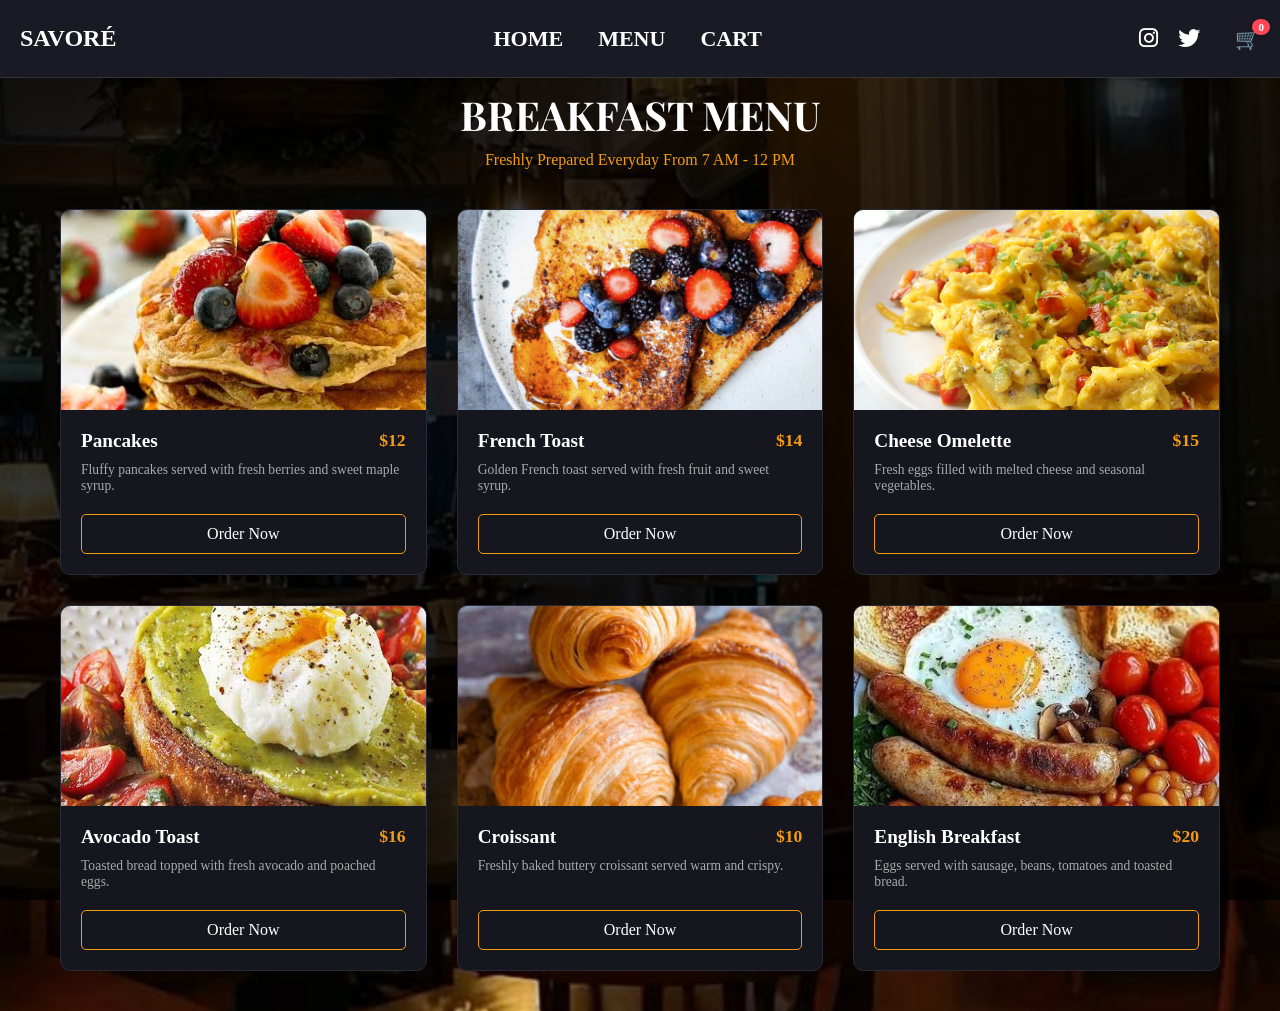
<file: html/breakfast.html>
<!DOCTYPE html>
<html lang="en">
<head>
    <meta charset="UTF-8">
    <meta name="viewport" content="width=device-width, initial-scale=1.0">
    <title>Breakfast Menu - Flavoro</title>
    <link href="https://fonts.googleapis.com/css2?family=Playfair+Display:ital,wght@0,600;1,400&family=Poppins:wght@300;400;500;600;700&display=swap" rel="stylesheet">
    <link rel="stylesheet" href="https://cdnjs.cloudflare.com/ajax/libs/font-awesome/6.4.0/css/all.min.css">
    <link rel="stylesheet" href="../css/style.css">
    <style>
    body {
        background: linear-gradient(rgba(0, 0, 0, 0.8), rgba(0, 0, 0, 0.8)), url('../image/img10.jfif') !important;
        background-size: cover !important;
        background-position: center !important;
        background-repeat: no-repeat !important;
        background-attachment: fixed !important;
        color: #fff !important;
    }
    header.hero {
        height: auto !important;
        min-height: unset !important;
        background: transparent !important;
    }
    </style>
</head>
<body>
    <header class="hero">
        <input type="checkbox" id="check">
        <label for="check" class="fa-solid fa-bars"></label>
        <nav class="navbar">
            <a href="index.html" class="logo">SAVORÉ</a>
            <ul class="nav-links">
                <li><a href="index.html">HOME</a></li>
                <li><a href="index.html#menu-section">MENU</a></li>
                <li><a href="cart.html">CART</a></li>
            </ul>
            <div class="icons">
                <a href="#"><i class="fa-brands fa-instagram"></i></a>
                <a href="#"><i class="fa-brands fa-twitter"></i></a>
                <a href="cart.html" class="cart-btn" style="position: relative; text-decoration: none; color: #fff; font-size: 20px; margin-left: 15px;">🛒<span id="cart-count">0</span></a>
            </div>
        </nav>
    </header>

    <div class="about" style="margin-top: 20px;">
        <div class="header">
            <h1>BREAKFAST MENU</h1>
            <p class="subtitle">Freshly Prepared Everyday From 7 AM - 12 PM</p>
        </div>

        <div class="menu-container">
            <div class="card">
                <img src="../image/pancake.jfif" alt="Pancakes">
                <div class="card-body">
                    <div class="card-title">
                        <h3>Pancakes</h3>
                        <span class="price">$12</span>
                    </div>
                    <p class="con-t">Fluffy pancakes served with fresh berries and sweet maple syrup.</p>
                    <a href="#" class="order-btn">Order Now</a>
                </div>
            </div>

            <div class="card">
                <img src="../image/freanch toast.jpeg" alt="French Toast">
                <div class="card-body">
                    <div class="card-title">
                        <h3>French Toast</h3>
                        <span class="price">$14</span>
                    </div>
                    <p class="con-t">Golden French toast served with fresh fruit and sweet syrup.</p>
                    <a href="#" class="order-btn">Order Now</a>
                </div>
            </div>

            <div class="card">
                <img src="../image/scrambled-eggs-with-veggies-closeup.jpg" alt="Omelette">
                <div class="card-body">
                    <div class="card-title">
                        <h3>Cheese Omelette</h3>
                        <span class="price">$15</span>
                    </div>
                    <p class="con-t">Fresh eggs filled with melted cheese and seasonal vegetables.</p>
                    <a href="#" class="order-btn">Order Now</a>
                </div>
            </div>

            <div class="card">
                <img src="../image/avocado.jfif" alt="Avocado Toast">
                <div class="card-body">
                    <div class="card-title">
                        <h3>Avocado Toast</h3>
                        <span class="price">$16</span>
                    </div>
                    <p class="con-t">Toasted bread topped with fresh avocado and poached eggs.</p>
                    <a href="#" class="order-btn">Order Now</a>
                </div>
            </div>

            <div class="card">
                <img src="../image/coraso.jfif" alt="Croissant">
                <div class="card-body">
                    <div class="card-title">
                        <h3>Croissant</h3>
                        <span class="price">$10</span>
                    </div>
                    <p class="con-t">Freshly baked buttery croissant served warm and crispy.</p>
                    <a href="#" class="order-btn">Order Now</a>
                </div>
            </div>

            <div class="card">
                <img src="../image/english breakfast.jfif" alt="English Breakfast">
                <div class="card-body">
                    <div class="card-title">
                        <h3>English Breakfast</h3>
                        <span class="price">$20</span>
                    </div>
                    <p class="con-t">Eggs served with sausage, beans, tomatoes and toasted bread.</p>
                    <a href="#" class="order-btn">Order Now</a>
                </div>
            </div>
        </div>
    </div>
    
<script src="../js/script.js"></script>
</body>
</html>
</file>
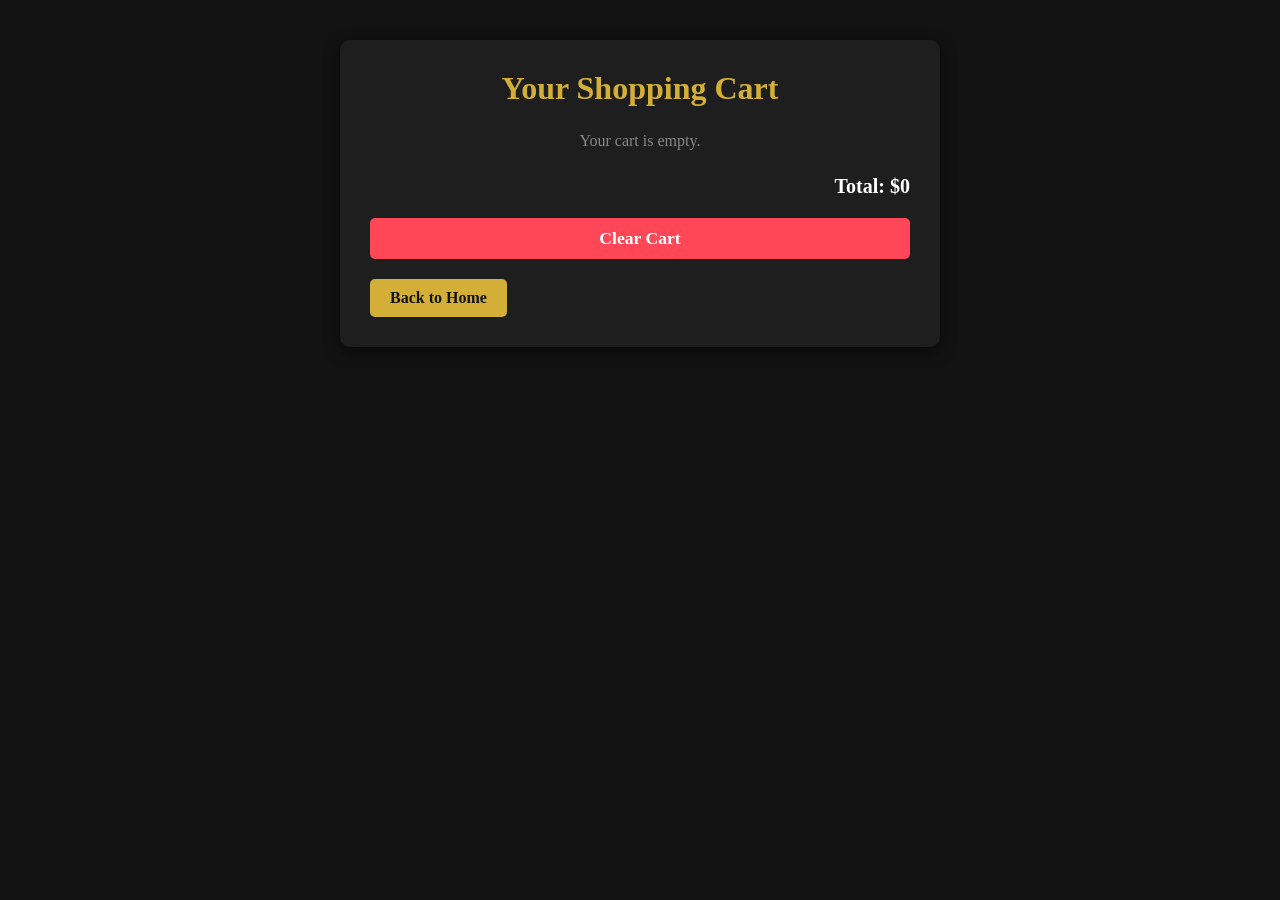
<file: html/cart.html>
<!DOCTYPE html>
<html lang="en">
<head>
    <meta charset="UTF-8">
    <meta name="viewport" content="width=device-width, initial-scale=1.0">
    <title>Shopping Cart - SAVORÉ</title>
    <link rel="stylesheet" href="../css/style.css">
    <style>
        body {
            background-color: #121212;
            color: #fff;
            font-family: 'Poppins', sans-serif;
            padding: 40px 20px;
        }
        .cart-container {
            max-width: 600px;
            margin: 0 auto;
            background: #1e1e1e;
            padding: 30px;
            border-radius: 10px;
            box-shadow: 0 4px 15px rgba(0,0,0,0.5);
        }
        h1 {
            text-align: center;
            margin-bottom: 25px;
            color: #d4af37;
        }
        .cart-item {
            display: flex;
            justify-content: space-between;
            align-items: center;
            padding: 12px 0;
            border-bottom: 1px solid #333;
        }
        .cart-total {
            margin-top: 25px;
            font-size: 20px;
            font-weight: bold;
            text-align: right;
        }
        .back-btn, .clear-btn {
            display: inline-block;
            margin-top: 20px;
            padding: 10px 20px;
            text-decoration: none;
            border-radius: 5px;
            font-weight: bold;
        }
        .back-btn {
            background-color: #d4af37;
            color: #121212;
        }
        .clear-btn {
            background-color: #ff4757;
            color: white;
            border: none;
            cursor: pointer;
            float: left;
        }
    </style>
</head>
<body>

    <div class="cart-container">
        <h1>Your Shopping Cart</h1>
        <div id="cart-items-list">
        </div>
        
        <div class="cart-total" id="cart-total">
            Total: $0
        </div>

        <button class="clear-btn" onclick="clearCart()">Clear Cart</button>
        <a href="index.html" class="back-btn">Back to Home</a>
    </div>

    <script>
        function displayCart() {
            let cart = JSON.parse(localStorage.getItem('restaurantCart')) || [];
            const container = document.getElementById('cart-items-list');
            const totalElement = document.getElementById('cart-total');
            
            container.innerHTML = '';
            
            if (cart.length === 0) {
                container.innerHTML = '<p style="text-align:center; color:#888;">Your cart is empty.</p>';
                totalElement.innerText = 'Total: $0';
                return;
            }

            let total = 0;
            cart.forEach((item, index) => {
                total += item.price;
                container.innerHTML += `
                    <div class="cart-item">
                        <span>${item.name}</span>
                        <span>$${item.price}</span>
                        <button onclick="removeItem(${index})" style="background:none; border:none; color:#ff4757; cursor:pointer; font-size:16px;">❌</button>
                    </div>
                `;
            });

            totalElement.innerText = `Total: $${total}`;
        }

        function removeItem(index) {
            let cart = JSON.parse(localStorage.getItem('restaurantCart')) || [];
            cart.splice(index, 1);
            localStorage.setItem('restaurantCart', JSON.stringify(cart));
            displayCart();
        }

        function clearCart() {
            localStorage.removeItem('restaurantCart');
            displayCart();
        }

        displayCart();
    </script>
</body>
</html>
</file>
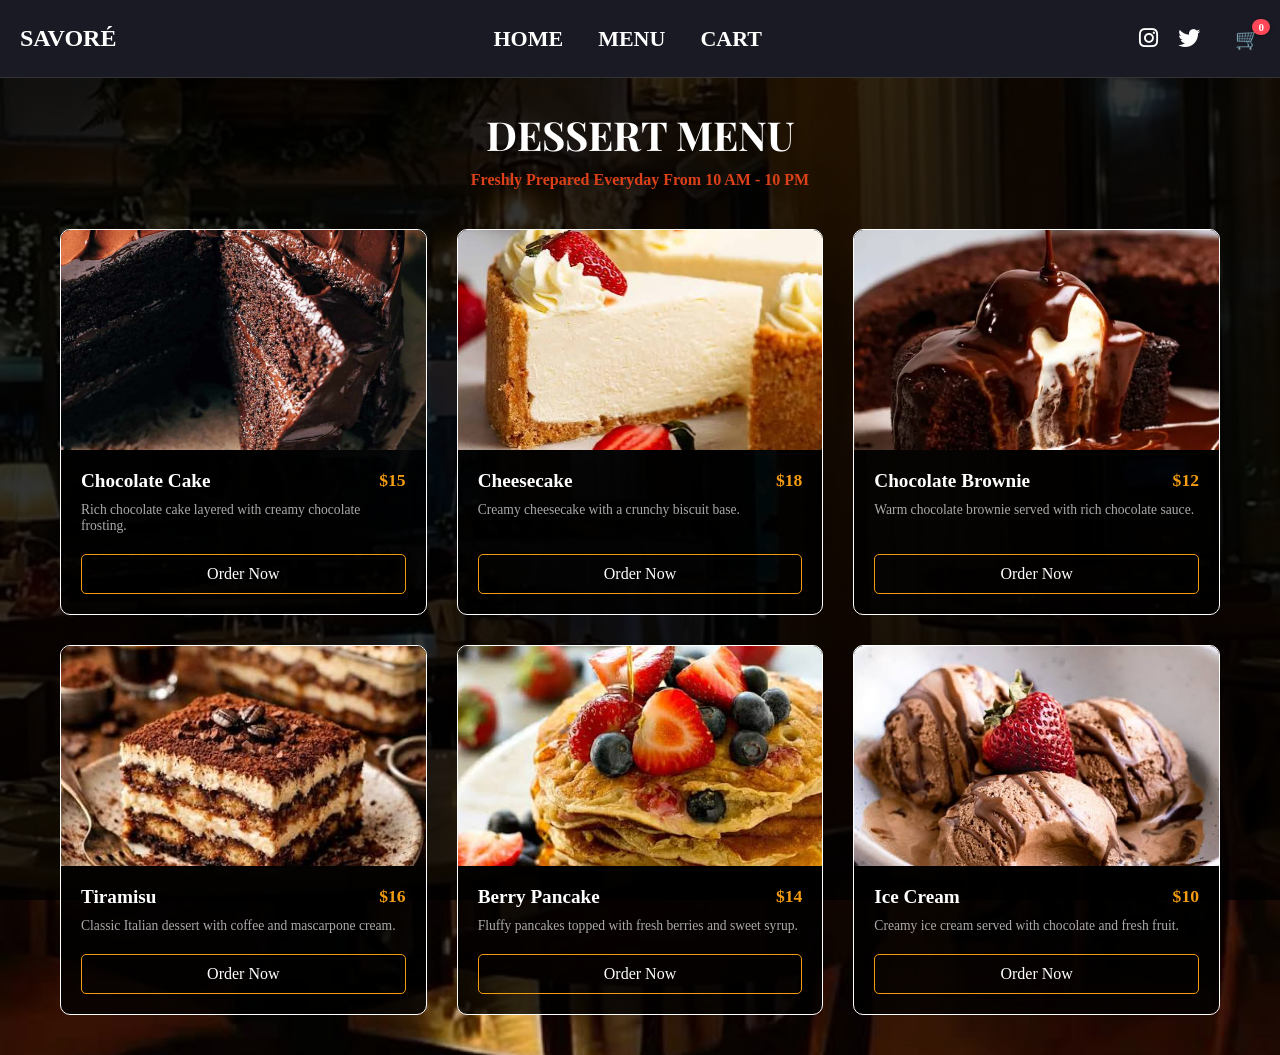
<file: html/dessert.html>
<!DOCTYPE html>
<html lang="en">
<head>
    <meta charset="UTF-8">
    <meta name="viewport" content="width=device-width, initial-scale=1.0">
    <title>SAVORÉ - Dessert Menu</title>
    <link href="https://fonts.googleapis.com/css2?family=Playfair+Display:ital,wght@0,600;1,400&family=Poppins:wght@300;400;500;600;700&display=swap" rel="stylesheet">
    <link rel="stylesheet" href="https://cdnjs.cloudflare.com/ajax/libs/font-awesome/6.4.0/css/all.min.css">
    <link rel="stylesheet" href="../css/style.css">
    <style>
        body {
            background: linear-gradient(rgba(0, 0, 0, 0.8), rgba(0, 0, 0, 0.8)), url('../image/img10.jfif') !important;
            background-size: cover !important;
            background-position: center !important;
            background-repeat: no-repeat !important;
            background-attachment: fixed !important;
            color: #fff !important;
        }
        header.hero {
            height: auto !important;
            min-height: unset !important;
            background: transparent !important;
        }
        .card {
            background-color: rgba(0, 0, 0, 0.8)!important;
            border: 1px solid white !important;
        }
        .card img {
            height: 220px !important;
            object-fit: cover !important;
        }
    </style>
</head>
<body>
    <header class="hero">
        <input type="checkbox" id="check">
        <label for="check" class="fa-solid fa-bars"></label>
        <nav class="navbar">
            <a href="index.html" class="logo">SAVORÉ</a>
            <ul class="nav-links">
                <li><a href="index.html">HOME</a></li>
                <li><a href="index.html#menu-section">MENU</a></li>
                <li><a href="cart.html">CART</a></li>
            </ul>
            <div class="icons">
                <a href="#"><i class="fa-brands fa-instagram"></i></a>
                <a href="#"><i class="fa-brands fa-twitter"></i></a>
                <a href="cart.html" class="cart-btn" style="position: relative; text-decoration: none; color: #fff; font-size: 20px; margin-left: 15px;">🛒<span id="cart-count">0</span></a>
            </div>
        </nav>
    </header>

    <main>
        <section class="about" style="margin-top: 40px;">
            <div class="header">
                <h1>DESSERT MENU</h1>
                <p class="subtitle" style="color: #db4019; font-weight: 700;">Freshly Prepared Everyday From 10 AM - 10 PM</p>
            </div>

            <div class="menu-container">
                <div class="card">
                    <img src="../image/chocolate-cake.jpg" alt="Chocolate Cake">
                    <div class="card-body">
                        <div class="card-title">
                            <h3>Chocolate Cake</h3>
                            <span class="price">$15</span>
                        </div>
                        <p class="con-t">Rich chocolate cake layered with creamy chocolate frosting.</p>
                        <a href="#" class="order-btn">Order Now</a>
                    </div>
                </div>

                <div class="card">
                    <img src="../image/cheesecake.jfif" alt="Cheesecake">
                    <div class="card-body">
                        <div class="card-title">
                            <h3>Cheesecake</h3>
                            <span class="price">$18</span>
                        </div>
                        <p class="con-t">Creamy cheesecake with a crunchy biscuit base.</p>
                        <a href="#" class="order-btn">Order Now</a>
                    </div>
                </div>

                <div class="card">
                    <img src="../image/Hot-chocolate-fudge-cake_7-2.webp" alt="Chocolate Brownie">
                    <div class="card-body">
                        <div class="card-title">
                            <h3>Chocolate Brownie</h3>
                            <span class="price">$12</span>
                        </div>
                        <p class="con-t">Warm chocolate brownie served with rich chocolate sauce.</p>
                        <a href="#" class="order-btn">Order Now</a>
                    </div>
                </div>

                <div class="card">
                    <img src="../image/tiramisu.jfif" alt="Tiramisu">
                    <div class="card-body">
                        <div class="card-title">
                            <h3>Tiramisu</h3>
                            <span class="price">$16</span>
                        </div>
                        <p class="con-t">Classic Italian dessert with coffee and mascarpone cream.</p>
                        <a href="#" class="order-btn">Order Now</a>
                    </div>
                </div>

                <div class="card">
                    <img src="../image/pancake.jfif" alt="Berry Pancake">
                    <div class="card-body">
                        <div class="card-title">
                            <h3>Berry Pancake</h3>
                            <span class="price">$14</span>
                        </div>
                        <p class="con-t">Fluffy pancakes topped with fresh berries and sweet syrup.</p>
                        <a href="#" class="order-btn">Order Now</a>
                    </div>
                </div>

                <div class="card">
                    <img src="../image/icecream.jfif" alt="Ice Cream">
                    <div class="card-body">
                        <div class="card-title">
                            <h3>Ice Cream</h3>
                            <span class="price">$10</span>
                        </div>
                        <p class="con-t">Creamy ice cream served with chocolate and fresh fruit.</p>
                        <a href="#" class="order-btn">Order Now</a>
                    </div>
                </div>
            </div>
        </section>
    </main>

<script src="../js/script.js"></script>
</body>
</html>
</file>
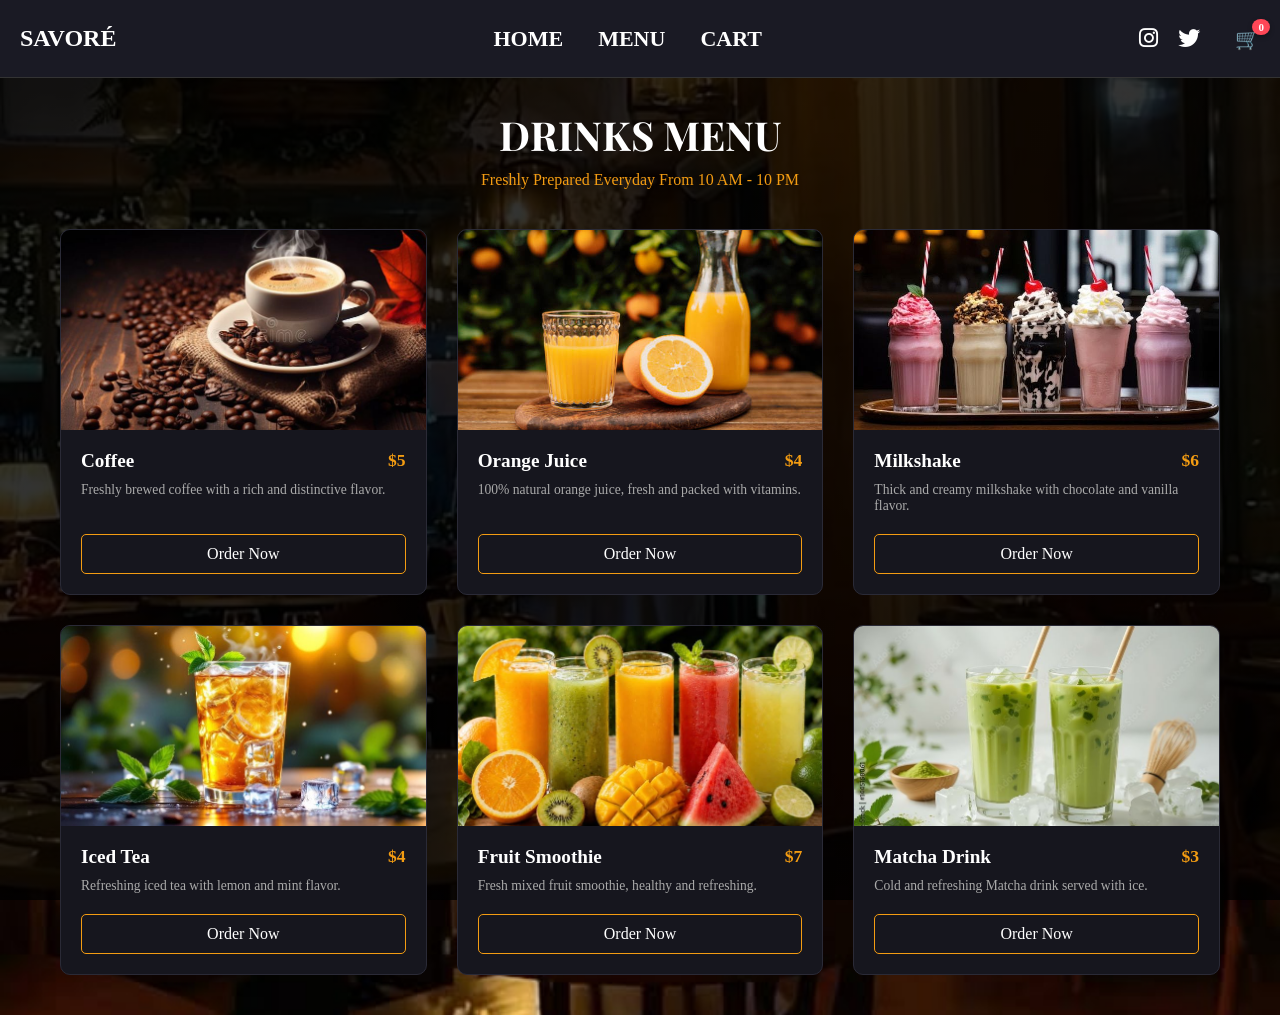
<file: html/drinks.html>
<!DOCTYPE html>
<html lang="en">
<head>
    <meta charset="UTF-8">
    <meta name="viewport" content="width=device-width, initial-scale=1.0">
    <title>Flavoro Restaurant - Drinks Menu</title>
    <link href="https://fonts.googleapis.com/css2?family=Playfair+Display:ital,wght@0,600;1,400&family=Poppins:wght@300;400;500;600;700&display=swap" rel="stylesheet">
    <link rel="stylesheet" href="https://cdnjs.cloudflare.com/ajax/libs/font-awesome/6.4.0/css/all.min.css">
    <link rel="stylesheet" href="../css/style.css">
    <style>
      body {
        background: linear-gradient(rgba(0, 0, 0, 0.8), rgba(0, 0, 0, 0.8)), url('../image/img10.jfif') !important;
        background-size: cover !important;
        background-position: center !important;
        background-repeat: no-repeat !important;
        background-attachment: fixed !important;
        color: #fff !important;
    }
    header.hero {
        height: auto !important;
        min-height: unset !important;
        background: transparent !important;
    }
    </style>
</head>
<body>

    <header class="hero">
        <input type="checkbox" id="check">
        <label for="check" class="fa-solid fa-bars"></label>
        <nav class="navbar">
            <a href="index.html" class="logo">SAVORÉ</a>
            <ul class="nav-links">
                <li><a href="index.html">HOME</a></li>
                <li><a href="index.html#menu-section">MENU</a></li>
                <li><a href="cart.html">CART</a></li>
            </ul>
            <div class="icons">
                <a href="#"><i class="fa-brands fa-instagram"></i></a>
                <a href="#"><i class="fa-brands fa-twitter"></i></a>
                <a href="cart.html" class="cart-btn" style="position: relative; text-decoration: none; color: #fff; font-size: 20px; margin-left: 15px;">🛒<span id="cart-count">0</span></a>
            </div>
        </nav>
    </header>

 <main>
<section class="about" style="margin-top: 40px;">
  <div class="header">
    <h1>DRINKS MENU</h1>
    <p class="subtitle">Freshly Prepared Everyday From 10 AM - 10 PM</p>
  </div>
  <div class="menu-container">
    <div class="card">
      <img src="../image/cofeeeee.jpg" alt="Coffee">
      <div class="card-body">
        <div class="card-title">
          <h3>Coffee</h3>
          <span class="price">$5</span>
        </div>
        <p class="con-t">Freshly brewed coffee with a rich and distinctive flavor.</p>
        <a href="#" class="order-btn">Order Now</a>
      </div>
    </div>
    <div class="card">
      <img src="../image/imgorange.jpg" alt="Orange Juice">
      <div class="card-body">
        <div class="card-title">
          <h3>Orange Juice</h3>
          <span class="price">$4</span>
        </div>
        <p class="con-t">100% natural orange juice, fresh and packed with vitamins.</p>
        <a href="#" class="order-btn">Order Now</a>
      </div>
    </div>
    <div class="card">
      <img src="../image/WhatsApp Image 2026-08-29 at 3.12.05 AM (1).jpeg" alt="Milkshake">
      <div class="card-body">
        <div class="card-title">
          <h3>Milkshake</h3>
          <span class="price">$6</span>
        </div>
        <p class="con-t">Thick and creamy milkshake with chocolate and vanilla flavor.</p>
        <a href="#" class="order-btn">Order Now</a>
      </div>
    </div>
    <div class="card">
      <img src="../image/WhatsApp Image 2026-08-29 at 3.18.27 AM.jpeg" alt="Iced Tea">
      <div class="card-body">
        <div class="card-title">
          <h3>Iced Tea</h3>
          <span class="price">$4</span>
        </div>
        <p class="con-t">Refreshing iced tea with lemon and mint flavor.</p>
        <a href="#" class="order-btn">Order Now</a>
      </div>
    </div>
    <div class="card">
      <img src="../image/WhatsApp Image 2026-08-29 at 3.29.05 AM.jpeg" alt="Smoothie">
      <div class="card-body">
        <div class="card-title">
          <h3>Fruit Smoothie</h3>
          <span class="price">$7</span>
        </div>
        <p class="con-t">Fresh mixed fruit smoothie, healthy and refreshing.</p>
        <a href="#" class="order-btn">Order Now</a>
      </div>
    </div>
    <div class="card">
      <img src="../image/matcha.jpg" alt="Soda">
      <div class="card-body">
        <div class="card-title">
            <h3>Matcha Drink</h3>
             <span class="price">$3</span>
        </div>
        <p class="con-t">Cold and refreshing Matcha drink served with ice.</p>
        <a href="#" class="order-btn">Order Now</a>
      </div>
    </div>

  </div>
  </section>
 </main>
 <script src="../js/script.js"></script>
</body>
</html>
</file>
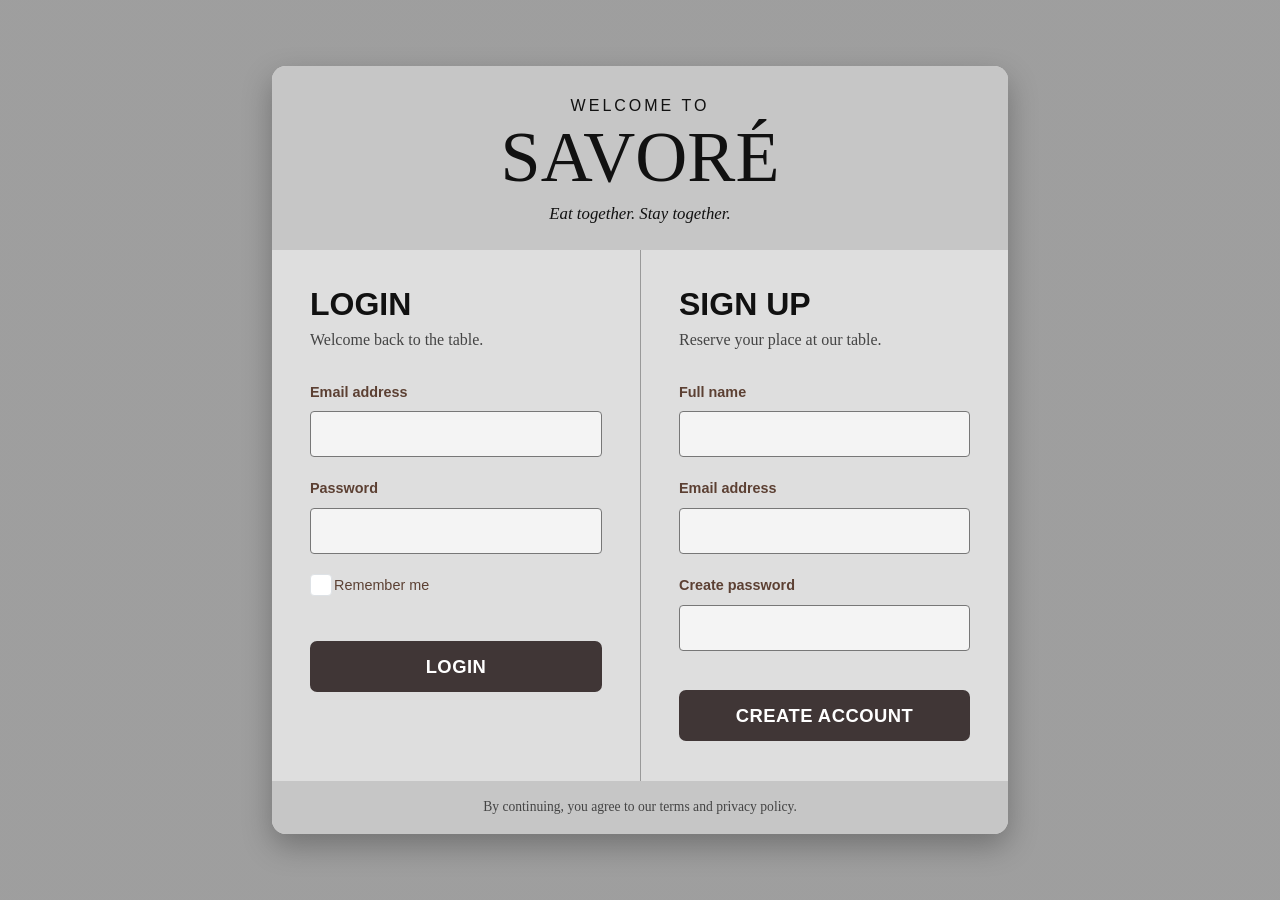
<file: html/login.html>
<!DOCTYPE html>
<html lang="en">
<head>
  <meta charset="UTF-8">
  <meta name="viewport" content="width=device-width, initial-scale=1.0">
  <title>SAVORÉ | Login & Sign Up</title>
  <link href="https://cdn.jsdelivr.net/npm/bootstrap@5.3.3/dist/css/bootstrap.min.css" rel="stylesheet">
  <link rel="stylesheet" href="../css/style.css">
</head>
<body>
  <main class="auth-page">
    <div class="container">
      <div class="row justify-content-center align-items-center min-vh-100 py-5">
        <div class="col-12 col-md-10 col-lg-8">
          <section class="auth-card">
            <div class="auth-header text-center">
              <p class="eyebrow">WELCOME TO</p>
              <h1>SAVORÉ</h1>
              <p class="tagline">Eat together. Stay together.</p>
            </div>

            <div class="row g-0">
              <!-- Login Panel -->
              <div class="col-lg-6 auth-panel">
                <h2>LOGIN</h2>
                <p class="panel-intro">Welcome back to the table.</p>

                <form id="login-form">
                  <div class="mb-3">
                    <label for="login-email" class="form-label">Email address</label>
                    <input type="email" class="form-control" id="login-email" name="email" required>
                  </div>

                  <div class="mb-3">
                    <label for="login-password" class="form-label">Password</label>
                    <input type="password" class="form-control" id="login-password" name="password" required>
                  </div>

                  <div class="form-check mb-4">
                    <input class="form-check-input" type="checkbox" id="remember-me">
                    <label class="form-check-label" for="remember-me">Remember me</label>
                  </div>

                  <button type="submit" class="auth-button w-100">LOGIN</button>
                </form>
              </div>
              <div class="col-lg-6 auth-panel signup-panel" id="signup">
                <h2>SIGN UP</h2>
                <p class="panel-intro">Reserve your place at our table.</p>

                <form id="signup-form">
                  <div class="mb-3">
                    <label for="signup-name" class="form-label">Full name</label>
                    <input type="text" class="form-control" id="signup-name" name="name" required>
                  </div>

                  <div class="mb-3">
                    <label for="signup-email" class="form-label">Email address</label>
                    <input type="email" class="form-control" id="signup-email" name="email" required>
                  </div>

                  <div class="mb-4">
                    <label for="signup-password" class="form-label">Create password</label>
                    <input type="password" class="form-control" id="signup-password" name="password" minlength="6" required>
                  </div>

                  <button type="submit" class="auth-button w-100">CREATE ACCOUNT</button>
                </form>
              </div>
            </div>
            <p class="auth-note text-center">
              By continuing, you agree to our terms and privacy policy.
            </p>
          </section>
        </div>
      </div>
    </div>
  </main>

  <script>
    document.getElementById("login-form").addEventListener("submit", function(e) {
        e.preventDefault();
        let email = document.getElementById("login-email").value;
        localStorage.setItem("isLoggedIn", "true");
        localStorage.setItem("username", email ? email.split('@')[0] : "User");
        window.location.href = "index.html";  
    });
</script>
  <script src="../js/script.js"></script>
</body>
</html>
</file>
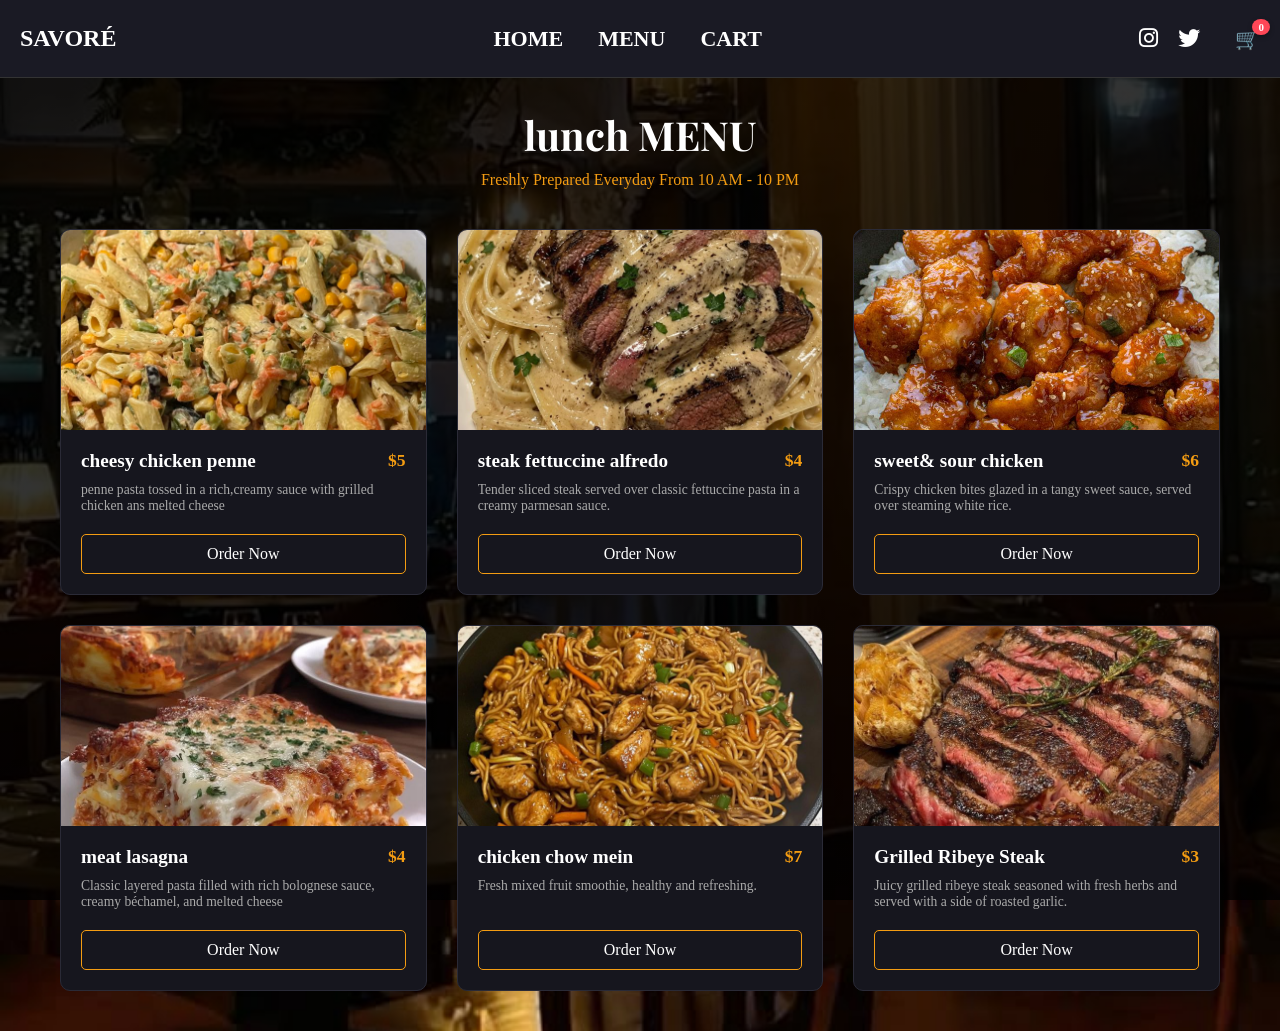
<file: html/lunch.html>
<!DOCTYPE html>
<html lang="en">
<head>
    <meta charset="UTF-8">
    <meta name="viewport" content="width=device-width, initial-scale=1.0">
    <title>Flavoro Restaurant - lunch Menu</title>
    <link href="https://fonts.googleapis.com/css2?family=Playfair+Display:ital,wght@0,600;1,400&family=Poppins:wght@300;400;500;600;700&display=swap" rel="stylesheet">
    <link rel="stylesheet" href="https://cdnjs.cloudflare.com/ajax/libs/font-awesome/6.4.0/css/all.min.css">
    <link rel="stylesheet" href="../css/style.css">
    <style>
      body {
        background: linear-gradient(rgba(0, 0, 0, 0.8), rgba(0, 0, 0, 0.8)), url('../image/img10.jfif') !important;
        background-size: cover !important;
        background-position: center !important;
        background-repeat: no-repeat !important;
        background-attachment: fixed !important;
        color: #fff !important;
        header.hero{
          height: auto !important;
          min-height: unset !important;
          background: transparent !important;
        }
    }
    </style>
</head>
<body>
    <header class="hero" style="min-height: auto;">
        <input type="checkbox" id="check">
        <label for="check" class="fa-solid fa-bars"></label>
        <nav class="navbar">
            <a href="index.html" class="logo">SAVORÉ</a>
            <ul class="nav-links">
                <li><a href="index.html">HOME</a></li>
                <li><a href="index.html#menu-section">MENU</a></li>
                <li><a href="cart.html">CART</a></li>
            </ul>
            <div class="icons">
                <a href="#"><i class="fa-brands fa-instagram"></i></a>
                <a href="#"><i class="fa-brands fa-twitter"></i></a>
                <a href="cart.html" class="cart-btn" style="position: relative; text-decoration: none; color: #fff; font-size: 20px; margin-left: 15px;">🛒<span id="cart-count">0</span></a>
            </div>
        </nav>
    </header>

 <main>
<section class="about" style="margin-top: 40px;">

  <div class="header">
    <h1>lunch MENU</h1>
    <p class="subtitle">Freshly Prepared Everyday From 10 AM - 10 PM</p>
  </div>

  <div class="menu-container">

    <div class="card">
      <img src="../image/makrona.jfif" alt="cheesy chicken penne">
      <div class="card-body">
        <div class="card-title">
          <h3>cheesy chicken penne</h3>
          <span class="price">$5</span>
        </div>
        <p class="con-t">penne pasta tossed in a rich,creamy sauce with grilled chicken ans melted cheese</p>
        <a href="#" class="order-btn">Order Now</a>
      </div>
    </div>

    <div class="card">
      <img src="../image/img2.jfif" alt="steak fettuccine alfredo">
      <div class="card-body">
        <div class="card-title">
          <h3>steak fettuccine alfredo</h3>
          <span class="price">$4</span>
        </div>
        <p class="con-t">Tender sliced steak served over classic fettuccine pasta in a creamy parmesan sauce.</p>
        <a href="#" class="order-btn">Order Now</a>
      </div>
    </div>

    <div class="card">
      <img src="../image/sour chick.jfif" alt="sweet& sour chicken">
      <div class="card-body">
        <div class="card-title">
          <h3>sweet& sour chicken</h3>
          <span class="price">$6</span>
        </div>
        <p class="con-t">Crispy chicken bites glazed in a tangy sweet sauce, served over steaming white rice.</p>
        <a href="#" class="order-btn">Order Now</a>
      </div>
    </div>

    <div class="card">
      <img src="../image/img4.jfif" alt="meat lasagna">
      <div class="card-body">
        <div class="card-title">
          <h3>meat lasagna</h3>
          <span class="price">$4</span>
        </div>
        <p class="con-t">Classic layered pasta filled with rich bolognese sauce, creamy béchamel, and melted cheese</p>
        <a href="#" class="order-btn">Order Now</a>
      </div>
    </div>

    <div class="card">
      <img src="../image/img5.jfif" alt="chicken chow mein">
      <div class="card-body">
        <div class="card-title">
          <h3>chicken chow mein</h3>
          <span class="price">$7</span>
        </div>
        <p class="con-t">Fresh mixed fruit smoothie, healthy and refreshing.</p>
        <a href="#" class="order-btn">Order Now</a>
      </div>
    </div>

    <div class="card">
      <img src="../image/steak.jfif" alt="Grilled Ribeye Steak">
      <div class="card-body">
        <div class="card-title">
    <h3>Grilled Ribeye Steak</h3>
        <span class="price">$3</span>
        </div>
        <p class="con-t">Juicy grilled ribeye steak seasoned with fresh herbs and served with a side of roasted garlic.</p>
        <a href="#" class="order-btn">Order Now</a>
      </div>
    </div>

  </div>
  </section>
 </main>
<script src="../js/script.js"></script>
</body>
</html>
</file>
<file: css/style.css>
*{
    margin: 0;
    padding: 0;
    --main-color:#333;
    --color2:white;
    --color3:#5c4033;
    --color4:lightgray;
    font-family: Garamond, serif;
    box-sizing: border-box;
   
}
body {
    font-family: 'Georgia', 'Times New Roman', serif;
    color: #333;
    background-color: gray;
}

nav {
    background-color: #1a1a24;
    padding: 15px 40px;
    display: flex;
    justify-content: space-between;
    align-items: center;
    border-bottom: 1px solid #333;
    position: sticky;
    top: 0;
    z-index: 1000;
}
.logo {
    color: #fff;
    font-size: 22px;
    font-weight: bold;
    text-decoration: none;
}
.nav-links {
    display: flex;
    gap: 20px;
    list-style: none;
}
.nav-links a {
    color: #adb5bd;
    text-decoration: none;
    transition: 0.3s;    }
.nav-links a:hover, .nav-links a.active {
    color: #f39c12;
}

.story-row {
    position: relative;
    width: 100%;
    height: 600px;
    /* background-color: gray; */
    overflow: hidden;
}
.story-row .con-i {
    position: absolute;
    right: 0;
    top: 50px;
    width: 65%;
    height: 100%;
}
.story-row .con-i img {
    width: 90%;
    height: 100%;
    object-fit: cover;
    display: block;
}
.story-row .con-t {
    position: absolute;
    left: 20%;
    top: 50%;
    transform: translateY(-50%);
    background-color: white;
    padding: 30px 50px;
    z-index: 2;
}
.story-row .con-t p {
    font-size: 18px;
    font-weight: bold;
    line-height: 1.6;
    color: #333;
}
.story-row .con-t h4 {
    margin-top: 30px;
    text-align: right;
    font-size: 20px;
    font-weight: bold;
}
#visit{
    background-image: url(https://b.zmtcdn.com/data/pictures/5/18727335/ea5bc44143e1b89980ba128e65a174bd.jpg?fit=around|960:500&crop=960:500;*,*);
    width: 100%;
    min-height: 70vh;
    background-repeat: no-repeat;
    background-size: cover;
    color: var(--color2);
    text-align: center;
    display: flex;
    flex-direction: column;
    justify-content: center;
    align-items: center;

}
#visit h2{
    font-size: 4rem;
    /* padding-top: 200px; */
    font-weight: 900;
}
#visit p{
    font-size: 1.5rem;
    font-weight: 700;
    max-width: 700px;
}
#visit span {
    background-color: var(--main-color);
    padding: 15px;
   margin-top: 20px;
    border-radius: 20px;
    display: inline-block;
    font-weight: 700;
}
#visit a{
    color: var(--color2);
}
#visit span:hover{
    background-color: var(--color2);
}
#visit a:hover{
    color: var(--color3);
}
.foot{
    padding: 20px;
    display: flex;
    flex-direction: row;
    flex-wrap: wrap;
    justify-content: space-around;
    background-color: var(--color4);
    

}
.foot .info .icons{
    display: flex;
    justify-content: center;
}
.info h2, .contact h3, .hours h3{
    font-size: 2.5rem;
    color: var(--main-color);
    text-align: center;
}
.foot p ,.icons{
    font-size: 1.5rem;
    color: var(--main-color);
    text-align: center;
}
.foot a{
    color: var(--main-color);
}
.foot a:hover{
    color: var(--color3);
}
.foot{
    padding: 20px;
    display: flex;
    flex-direction: row;
    justify-content: space-around;
    background-color: var(--color4);
    

}
.foot .info .icons{
    display: flex;
    justify-content: center;
}
.info h2, .contact h3, .hours h3{
    font-size: 2.5rem;
    color: var(--main-color);
    text-align: center;
}
.foot p ,.icons{
    font-size: 1.5rem;
    color: var(--main-color);
    text-align: center;
}
.foot a{
    color: var(--main-color);
}
.foot a:hover{
    color: var(--color3);
}

 .navbar{
    z-index: 1000 !important;
 }
 .hero video {
    position: absolute;
    min-height: 100%;
    min-width: 100%;
    height: auto;
    width: auto;
    z-index: 1;
    object-fit: cover;
}

.hero {
    background-image: linear-gradient(rgba(0,0,0,0.4), rgba(0,0,0,0.4)), url('../image/WhatsApp Image 2026-08-30 at 10.08.22 PM.jpeg') !important;
    background-size: cover !important;
    background-position: center !important;
    background-repeat: no-repeat !important;
}
.hero-btn-container {
    position: absolute;
    top: 75%;
    left: 50%;
    transform: translate(-50%, -50%);
    z-index: 2;
   
}

.hero span {
    display: inline-block;
    padding: 15px 30px;
    background-color: var(--color3);
    border-radius: 50px;
    text-align: center;
}

.hero a {
    text-decoration: none;
    color: var(--color2);
    font-size: 1.5rem;
    
}

.hero span:hover {
    background-color: var(--color4);
}

.hero a:hover {
    color: var(--main-color);
}

.minispan {
  
    padding: 12px 25px;
    background-color: var(--main-color);
    border-radius: 50px;
    margin-top: 15px;
}

.minispan a {
    color: var(--color4);
    text-decoration: none;
    font-weight: bold;
}

.minispan:hover {
    background-color: var(--color2);
}

.minispan a:hover {
    color: var(--color3);
}

#form {
    display: flex;
    flex-wrap: wrap;
    justify-content: center;
    align-items: center;
    gap: 20px;
    
}

.formimg {
    width: 45%;
    display: flex;
    justify-content: center;
    align-items: center;
}

.formimg img {
    width: 350px;
    /* max-width: 350px; */
    height: 350px;
    border-radius: 50%;
    object-fit: cover;
}

.formbox {
    background-color: var(--color2);
    border: 2px solid var(--main-color);
    box-shadow: 5px 10px 30px var(--color2);
    width: 50%;
    padding: 25px;
    border-radius: 15px;
    box-sizing: border-box;
}

.formbox form .formtwo {
    display: flex;
    gap: 10px;
}

.formbox form .one {
    width: 100%;
    margin-bottom: 10px;
}

label {
    font-size: 1.1rem;
    color: var(--color3);
    margin-top: 5px;
    margin-bottom: 5px;
}

input {
    width: 100%;
    padding: 10px;
    border: 1px solid var(--color3);
    border-radius: 5px;
}

button {
    width: 100%;
    padding: 12px;
    background-color: var(--color3);
    border-radius: 5px;
    margin-top: 15px;
    color: var(--color2);
    font-weight: bold;
    font-size: 1.1rem;
  
}

button:hover {
    background-color: var(--color4);
    color: var(--main-color);
}


.menu-img {
    width: 250px;
    height: 250px;
    border-radius: 50%;
    object-fit: cover;
    display: block;
    margin: auto;
}

.zoom {
    transition: transform 0.4s ease;
}

.zoom:hover {
    transform: scale(1.05);
}
.alert{
    position: fixed;
    top: -200px;
    left: 50%;
    transform: translateX(-50%);
    padding: 10px 20px;
    border-radius: 10px;
    background-color: var(--color3);
    color: var(--color2);
    font-size: 1.2rem;
    z-index: 2000;
    text-align: center;
    transition: top 0.5 ease-in-out;
}
.alert.show{
    top: 80px;
}
@media (max-width: 576px) {
    #visit {
        min-height: 50vh;
        padding: 30px 15px;
    }

    #visit span {
        padding: 10px 20px;
    }

    .foot {
        flex-direction: column;
        align-items: center;
        gap: 25px;
    }
    #visit h2{
font-size: 2rem;
    }
    #visit p{
    font-size: 1rem;
   
}
.info h2, .contact h3, .hours h3{
    font-size: 1.8rem;
    
}
.foot p ,.icons{
    font-size:.8rem;
   
}
}

@media (min-width: 577px) and (max-width: 992px) {
    .foot {
        justify-content: space-between;
        gap: 20px;
        flex-direction: column;
        align-items: center;
    }

    .foot .contact, .foot .info, .foot .hours {
        min-width: 30%; 
    }
      #visit h2{
font-size: 3rem;
    }
       #visit p{
    font-size: .5rem;
   
}
.info h2, .contact h3, .hours h3{
    font-size: 2.2rem;
    
}
.foot p ,.icons{
    font-size: 1.2rem;
   
}
}
 @media (max-width: 991px) {
    #form {
        flex-direction: column;
        width: 95%;
    }

    .formimg, .formbox {
        width: 100%;
    }

    .formimg img {
        max-width: 250px;
        height: 250px;
        border-radius: 50%;
        object-fit: cover;
    }
}


@media (max-width: 575px) {
    .hero a {
        font-size: 1.1rem;
    }
    
    .hero span {
        padding: 10px 20px;
    }

    .formbox form .formtwo {
        flex-direction: column;
        gap: 0;
    }

    .menu-img {
        width: 170px;
        height: 170px;
        border-radius: 50%;
        object-fit: cover;
    }
}

@media (max-width: 768px) {
    .row {
        height: auto;
        padding: 20px;
        overflow: hidden;
    }

    .row .con-i {
        position: relative;
        width: 100%;
        height: auto;
        top: 0;
    }

    .row .con-i img {
        height: auto;
        max-width: 100%;
        width: 100%;
        display: block;
    }

    .row .con-t {
        position: relative;
        width: 100%;
        left: 0;
        top: 0;
        transform: none;
        padding: 30px 20px;
        margin-top: 0; 
    }

    .row .con-t p {
        font-size: 16px;
    }

    .row .con-t h4 {
        font-size: 18px;
    }
}
#minimenu .row {
    display: flex;
    flex-wrap: wrap;
    justify-content: center;
    gap: 20px;
}

#minimenu .col-3 {
    width: 22%;
    text-align: center;
}
#minimenu img {
    border-radius: 50% !important;
    object-fit: cover;
}
.minispan {
    display: inline-block;
    margin-top: 20px;
    position: relative;
    z-index: 10;
}


.about {
    padding: 40px 20px;
}

.header {
    text-align: center;
    margin-bottom: 40px;
}

.header h1 {
    font-family: 'Playfair Display', serif;
    font-size: 2.5rem;
    color: #fff;
    margin-bottom: 10px;
}

.header .subtitle {
    color: #f39c12;
    font-size: 1rem;
}

.menu-container {
    display: grid;
    grid-template-columns: repeat(3, 1fr);
    gap: 30px;
    max-width: 1200px;
    margin: 0 auto;
    padding: 0 20px;
}

.menu-container .card {
    background-color: #16161e;
    border: 1px solid #2a2a36;
    border-radius: 10px;
    overflow: hidden;
    display: flex;
    flex-direction: column;
}

.menu-container .card img {
    width: 100%;
    height: 200px;
    object-fit: cover;
}

.menu-container .card-body {
    padding: 20px;
    display: flex;
    flex-direction: column;
    flex-grow: 1;
}

.menu-container .card-title {
    display: flex;
    justify-content: space-between;
    align-items: center;
    margin-bottom: 10px;
}

.menu-container .card-title h3 {
    color: #fff;
    font-size: 1.2rem;
    margin: 0;
}

.menu-container .price {
    color: #f39c12;
    font-weight: bold;
    font-size: 1.1rem;
}

.menu-container .con-t {
    color: #aaa;
    font-size: 0.85rem;
    margin-bottom: 20px;
    flex-grow: 1;
}

.menu-container .order-btn {
    display: block;
    text-align: center;
    background: transparent;
    border: 1px solid #f39c12;
    color: #fff;
    padding: 10px;
    border-radius: 5px;
    text-decoration: none;
    transition: 0.3s;
    margin-top: auto;
}

.menu-container .order-btn:hover {
    background: #f39c12;
}
@import url("https://fonts.googleapis.com/css2?family=Oswald:wght@400;500;600;700&display=swap");
@media (max-width: 900px) {
  .menu-container {
    grid-template-columns: repeat(2, 1fr);
  }
}

@media (max-width: 700px) {
  .nav-links {
    display: none;
  }
  label[for="check"] {
    display: block;
  }
}

@media (max-width: 600px) {
  .menu-container {
    grid-template-columns: 1fr;
  }
  .header h1 {
    font-size: 2rem;
  }
}

* {
  box-sizing: border-box;
}

body {
  margin: 0;
  color: #111;
  background-color: #c6c6c6;
  font-family: Georgia, "Times New Roman", serif;
}

.auth-page {
  min-height: 100vh;
  background:
    linear-gradient(rgba(0, 0, 0, 0.2), rgba(0, 0, 0, 0.2)),
    url("https://images.unsplash.com/photo-1515003197210-e0cd71810b5f?auto=format&fit=crop&w=1800&q=85") center / cover fixed;
}

.auth-card {
  overflow: hidden;
  border-radius: 14px;
  background: #dedede;
  box-shadow: 0 12px 30px rgba(0, 0, 0, 0.28);
}

.auth-header {
  padding: 28px 20px 24px;
  background: #c6c6c6;
}

.eyebrow,
.auth-panel h2,
.auth-button {
  font-family: "Oswald", sans-serif;
}

.eyebrow {
  margin: 0 0 3px;
  font-size: 1rem;
  letter-spacing: 3px;
}

.auth-header h1 {
  margin: 0;
  font-size: clamp(2.5rem, 7vw, 4.5rem);
  font-weight: 400;
  line-height: 1;
}

.tagline {
  margin: 8px 0 0;
  font-size: 1.05rem;
  font-style: italic;
}

.auth-panel {
  padding: 35px 38px 40px;
}

.signup-panel {
  border-left: 1px solid #999;
}

.auth-panel h2 {
  margin: 0;
  font-size: 2rem;
  font-weight: 600;
}

.panel-intro {
  margin: 4px 0 25px;
  color: #444;
}

.form-label {
  font-family: Arial, sans-serif;
  font-size: 0.9rem;
  font-weight: 700;
}

.form-control {
  min-height: 46px;
  border: 1px solid #777;
  border-radius: 4px;
  background: #f4f4f4;
  font-family: Arial, sans-serif;
}

.form-control:focus {
  border-color: #403636;
  box-shadow: 0 0 0 0.2rem rgba(64, 54, 54, 0.2);
}

.form-check-label {
  font-family: Arial, sans-serif;
  font-size: 0.9rem;
}

.auth-button {
  min-height: 48px;
  border: 0;
  border-radius: 7px;
  background: #403636;
  color: #fff;
  font-size: 1.15rem;
  font-weight: 600;
  letter-spacing: 0.5px;
  transition: background-color 0.3s ease, transform 0.3s ease;
}

.auth-button:hover,
.auth-button:focus {
  background: #241f1f;
  color: #fff;
  transform: translateY(-2px);
}

.auth-note {
  margin: 0;
  padding: 16px 20px;
  background: #c6c6c6;
  color: #444;
  font-size: 0.85rem;
}

@media (max-width: 991px) {
  .signup-panel {
    border-top: 1px solid #999;
    border-left: 0;
  }
}

@media (max-width: 576px) {
  .auth-page {
    background-attachment: scroll;
  }

  .auth-panel {
    padding: 28px 22px 32px;
  }

  .auth-header {
    padding: 24px 15px 20px;
  }
}
* {
    margin: 0;
    padding: 0;
    box-sizing: border-box;
}
body {
    font-family: Garamond, serif;
    /* background-color: white; */
}
#check, .menu-bars{
    display: none;
}
.hero {
    width: 100%;
    min-height: 100vh;
    margin: 0px;
    position: relative;
    background-image:url("WhatsApp\ Image\ 2026-08-30\ at\ 10.08.22\ PM.jpeg");
    background-size: cover;
    background-position: center;
    background-repeat: no-repeat;
    /* border-radius: 35px 35px 0 0; */
    overflow: hidden;
}
.navbar {
    width: 100%;
    display: flex;
    align-items: center;
    justify-content: space-between;
    padding: 25px 20px;
    position: fixed;
    top: 0;
    left: 0;
    z-index: 3;
}
.logo {
    color:white;
    font-family: Garamond, serif;
    font-size: 45px;
    font-weight: bold;
    text-decoration: none;
}
.nav-links {
    list-style: none;
    display: flex;
    align-items: center;
    gap: 35px;
}
.nav-links li a {
    color: white;
    text-decoration: none;
    font-family: Garamond, serif;
    font-size: 22px;
    font-weight: bold;
    transition: 0.3s ease;
}
.icons {
    /* position: absolute; */
    top: 35px;
    right: 35px;
    display: flex;
    align-items: center;
    gap: 20px;
    z-index: 3;
}
.icons a{
    color: white;
    text-decoration: none;
}
.icons a i{
    font-size: 22px;
} 
.nav-links li a:hover {
    opacity: 0.65;
}
.nav-links i {
    font-size: 30px;
}
#hero-content {
    width: 100%;
    position: absolute;
    top: 65%;
    left: 50%;
    transform: translate(-50%, -50%);
    display: flex;
    justify-content: center;
    align-items: center;
    gap: 50px;
    padding: 0 40px;
}
.hero-word {
    color: white;
    font-family: Garamond, serif;
    font-size: 100px;
    font-weight: 400;
    text-decoration: none;
   border-bottom: 2px solid white;
   padding-bottom: 3px;
    transition:transform 0.4s ease,opacity 0.4s ease;
}
.hero-word:hover {
    transform: translateY(-8px);
    opacity: 0.8;
}
@media screen and (max-width: 575px) {
   .menu-bars {
    display: block !important; 
    position: absolute;
    top: 20px;
    left: 15px;
    color: white;
    font-size: 28px;
    z-index: 9999;
    cursor: pointer;
    line-height: 1;
    }
    .navbar {
        width: 100%;
        padding: 18px 15px;
        display: flex;
        justify-content: space-between;
        align-items: center;
    }
    .logo {
        position: static;
        transform: none;
        margin-left: 38px;
        font-size: 24px;
        white-space: nowrap;
    }
    .icons {
        position: static;
        display: flex;
        align-items: center;
        gap: 8px;
        margin-left: auto;
    }
    .icons a i {
        font-size: 18px;
    }
    .cart-btn {
        font-size: 18px !important;
        margin-left: 5px !important;
        white-space: nowrap;
    }
    #cart-count {
        font-size: 11px;
    }
    .nav-links {
        display: none;
        position: absolute;
        top: 65px;
        left: 15px;
        flex-direction: column;
        align-items: flex-start;
        gap: 12px;
        padding: 15px 20px;
        background-color: rgba(0, 0, 0, 0.85);
        z-index: 99;
    }
    #check:checked ~ .navbar .nav-links {
        display: flex;
    }
    .nav-links li a {
        font-size: 18px;
    }
    #hero-content {
        top: 57%;
        flex-direction: column;
        gap: 30px;
    }
    .hero-word {
        font-size: 45px;
    }
}
@media screen and (min-width: 576px) and (max-width: 991px) {
    .menu-bars {
        display: none;
    }
    .navbar {
        width: 100%;
        padding: 20px 25px;
        display: flex;
        justify-content: space-between;
        align-items: center;
    }
    .logo {
        position: static;
        transform: none;
        font-size: 30px;
        margin: 0;
        white-space: nowrap;
    }
    .nav-links {
        display: flex;
        align-items: center;
        gap: 16px;
    }
    .nav-links li a {
        font-size: 16px;
    }
    .icons {
        position: static;
        display: flex;
        align-items: center;
        gap: 8px;
        margin-left: 10px;
    }
    .icons a i {
        font-size: 18px;
    }
    .cart-btn {
        font-size: 18px !important;
        margin-left: 5px !important;
    }
    #cart-count {
        font-size: 11px;
    }
    #hero-content {
        top: 62%;
        gap: 30px;
        flex-direction: row;
    }
    .hero-word {
        font-size: 55px;
    }
}
@media screen and (min-width: 992px) {

 .menu-bars {
        display: none;
    }
    .navbar {
        width: 100%;
        padding: 25px 20px;
        display: flex;
        justify-content: space-between;
        align-items: center;
    }
    .logo {
        position: static;
        transform: none;
        font-size: 45px;
        margin: 0;
    }
    .nav-links {
        display: flex;
        align-items: center;
        gap: 35px;
    }
    .nav-links li a {
        font-size: 22px;
    }
    .icons {
        position: static;
        display: flex;
        align-items: center;
        gap: 20px;
    }
    .icons a i {
        font-size: 22px;
    }
    .cart-btn {
        font-size: 20px !important;
        margin-left: 15px !important;
    }
    #hero-content {
        top: 65%;
        flex-direction: row;
        gap: 50px;
    }
    .hero-word {
        font-size: 100px;
    }
}
/* section gallery */
#gallery-hero {
    text-align: center;
    padding: 45px 40px;
    background-image: linear-gradient(rgba(0, 0, 0, 0.65), rgba(0, 0, 0, 0.65)), url(img11.jfif);
    background-size: cover;
    background-position: center;
    background-repeat: no-repeat;
    background-attachment: fixed;
    font-family: Garamond, serif;
    color: rgb(202, 201, 201);
}
#gallery-hero h1 {
    font-size: 45px;
    line-height: 1.25;
    font-weight: 600;
    margin-bottom: 25px;
}
#gallery-hero p {
    max-width: 1350px;
    margin: 0 auto 30px;
    font-size: 25px;
    line-height: 1.5;
    font-weight: 400;
}
#gallery-hero #gallery-btn, #gallery-btn {
    margin-top: 14px;
    background: #382a2b;
    color: rgb(252, 248, 248);
    border: none;
    padding: 15px 50px;
    border-radius: 18px;
    font-family: inherit;
    font-size: 13px;
    font-weight: bold;
    cursor: pointer;
    transition: 0.3s;
}
#gallery-hero #gallery-btn:hover, #gallery-btn:hover {
    background: #a5a3a4;
    color: black;
}
#gallery {
    width: 100%;
    display: grid;
    grid-template-columns: repeat(3, 1fr);
    gap: 0;
}
#gallery .gallery-item {
    width: 100%;
    aspect-ratio: 1 / 1;
    overflow: hidden;
}
#gallery .gallery-item img {
    width: 100%;
    height: 100%;
    display: block;
    object-fit: cover;
    transition: transform 0.5s ease;
}
#gallery .gallery-item:hover img {
    transform: scale(1.06);
}
@media (max-width: 600px) {
    #gallery-hero {
        padding: 30px 15px;
    }
    #gallery-hero h1 {
        font-size: 24px;
    }
    #gallery-hero p {
        font-size: 14px;
        max-width: 100px;
    }
    #gallery {
        grid-template-columns: repeat(2, 1fr);
    }
}
/* section menu */
#menu-section {
    padding: 20px 15px 35px;
    background-color: #c6c6c6;
    color: #111;
    font-family: Georgia, "Times New Roman", serif;
}

#menu-section .menu-title {
    margin: 0 0 15px;
    text-align: center;
    font-size: clamp(2.5rem, 6vw, 4rem);
    font-weight: 400;
}

#menu-section .menu-tabs {
    display: flex;
    justify-content: center;
    align-items: center;
    flex-wrap: wrap;
    gap: 18px;
    margin-bottom: 55px;
    font-family: Arial, sans-serif;
    font-size: clamp(1.3rem, 3vw, 2rem);
    font-weight: 700;
}

#menu-section .menu-tabs a {
    color: #111;
    text-decoration: none;
    transition: text-decoration 0.2s ease;
}

#menu-section .menu-tabs a:hover,
#menu-section .menu-tabs a:focus {
    text-decoration: underline;
}

#menu-section .menu-tabs span {
    font-weight: 400;
}

#menu-section .menu-items {
    row-gap: 0;
}

#menu-section .menu-item {
    min-height: 180px;
    margin: 0 25px 30px 0;
    padding-bottom: 25px;
    border-bottom: 1px solid #222;
}

#menu-section .col-lg-6:nth-child(2) .menu-item {
    margin-right: 0;
    margin-left: 25px;
}

#menu-section .item-heading {
    display: flex;
    justify-content: space-between;
    align-items: flex-start;
    gap: 15px;
}

#menu-section .item-heading h2 {
    margin: 0;
    font-size: clamp(1.35rem, 2.5vw, 1.8rem);
    font-weight: 400;
    line-height: 1.2;
}

#menu-section .item-heading span {
    flex-shrink: 0;
    color: #a94949;
    font-size: clamp(1.25rem, 2.5vw, 1.6rem);
}

#menu-section .menu-item p {
    max-width: 370px;
    margin: 22px 0 0;
    font-size: clamp(1.05rem, 2vw, 1.3rem);
    line-height: 1.2;
}

#menu-section .full-menu-button {
    display: inline-block;
    min-width: 245px;
    padding: 12px 35px;
    border-radius: 7px;
    background-color: #403636;
    color: #fff;
    font-family: "Oswald", sans-serif;
    font-size: 1.5rem;
    font-weight: 600;
    text-decoration: none;
    transition: background-color 0.3s ease, transform 0.3s ease;
}

#menu-section .full-menu-button:hover {
    background-color: #241f1f;
    color: #fff;
    transform: translateY(-3px);
}

@media (max-width: 991px) {

    #menu-section .menu-tabs {
        margin-bottom: 35px;
    }

    #menu-section .menu-item,
    #menu-section .col-lg-6:nth-child(2) .menu-item {
        margin-right: 0;
        margin-left: 0;
    }
}

@media (max-width: 576px) {

    #menu-section {
        padding: 25px 12px 30px;
    }

    #menu-section .menu-tabs {
        gap: 10px;
        font-size: 1.15rem;
    }

    #menu-section .menu-item {
        min-height: auto;
        margin-bottom: 25px;
    }

    #menu-section .item-heading h2 {
        font-size: 1.3rem;
    }

    #menu-section .item-heading span {
        font-size: 1.2rem;
    }

    #menu-section .menu-item p {
        margin-top: 15px;
        font-size: 1.05rem;
    }
}
.cart-btn {
    position: relative;
    display: inline-block;
}

#cart-count {
    position: absolute;
    top: -8px;
    right: -10px;
    background-color: #ff4757; 
    color: white;
    font-size: 11px;
    font-weight: bold;
    padding: 2px 6px;
    border-radius: 50%;
    box-shadow: 0 2px 5px rgba(0,0,0,0.3);
}

@media (max-width: 991px) {
    #our-story .story-row {
        position: relative !important;
        height: auto !important;
        display: flex !important;
        flex-direction: column !important;
    }

    #our-story .story-row .con-i {
        position: relative !important;
        width: 100% !important;
        height: 250px !important;
        top: auto !important;
        right: auto !important;
        left: auto !important;
    }

    #our-story .story-row .con-i img {
        width: 100% !important;
        height: 100% !important;
        object-fit: cover !important;
    }

    #our-story .story-row .con-t {
        position: relative !important;
        width: 90% !important;
        margin: -30px auto 20px auto !important;
        top: auto !important;
        left: auto !important;
        transform: none !important;
        background-color: #ffffff !important;
        box-shadow: 0 5px 15px rgba(0, 0, 0, 0.15) !important;
        z-index: 10 !important;
    }
}
@media (max-width: 991px) {
    #gallery-hero {
        width: 100% !important;
        padding: 40px 20px !important;
        box-sizing: border-box !important;
        text-align: center !important;
    }

    #gallery-hero h1 {
        font-size: 28px !important;
        line-height: 1.3 !important;
    }

    #gallery-hero p {
        font-size: 15px !important;
        line-height: 1.6 !important;
        max-width: 100% !important;
        margin: 20px auto !important;
    }
}
@media (max-width: 768px) {
    header.hero {
        height: 60vh !important;
        min-height: 380px !important;
        background-size: cover !important;
        background-position: center center !important;
        position: relative !important;
    }

    #hero-content {
        position: absolute !important;
        top: 50% !important;
        left: 50% !important;
        transform: translate(-50%, -50%) !important;
        display: flex !important;
        flex-direction: row !important;
        gap: 12px !important;
        width: 100% !important;
        justify-content: center !important;
        align-items: center !important;
        margin: 0 !important;
        padding: 0 10px !important;
        box-sizing: border-box !important;
    }

    .hero-word {
        font-size: 15px !important;
        letter-spacing: 1px !important;
        white-space: nowrap !important;
    }
}
</file>
